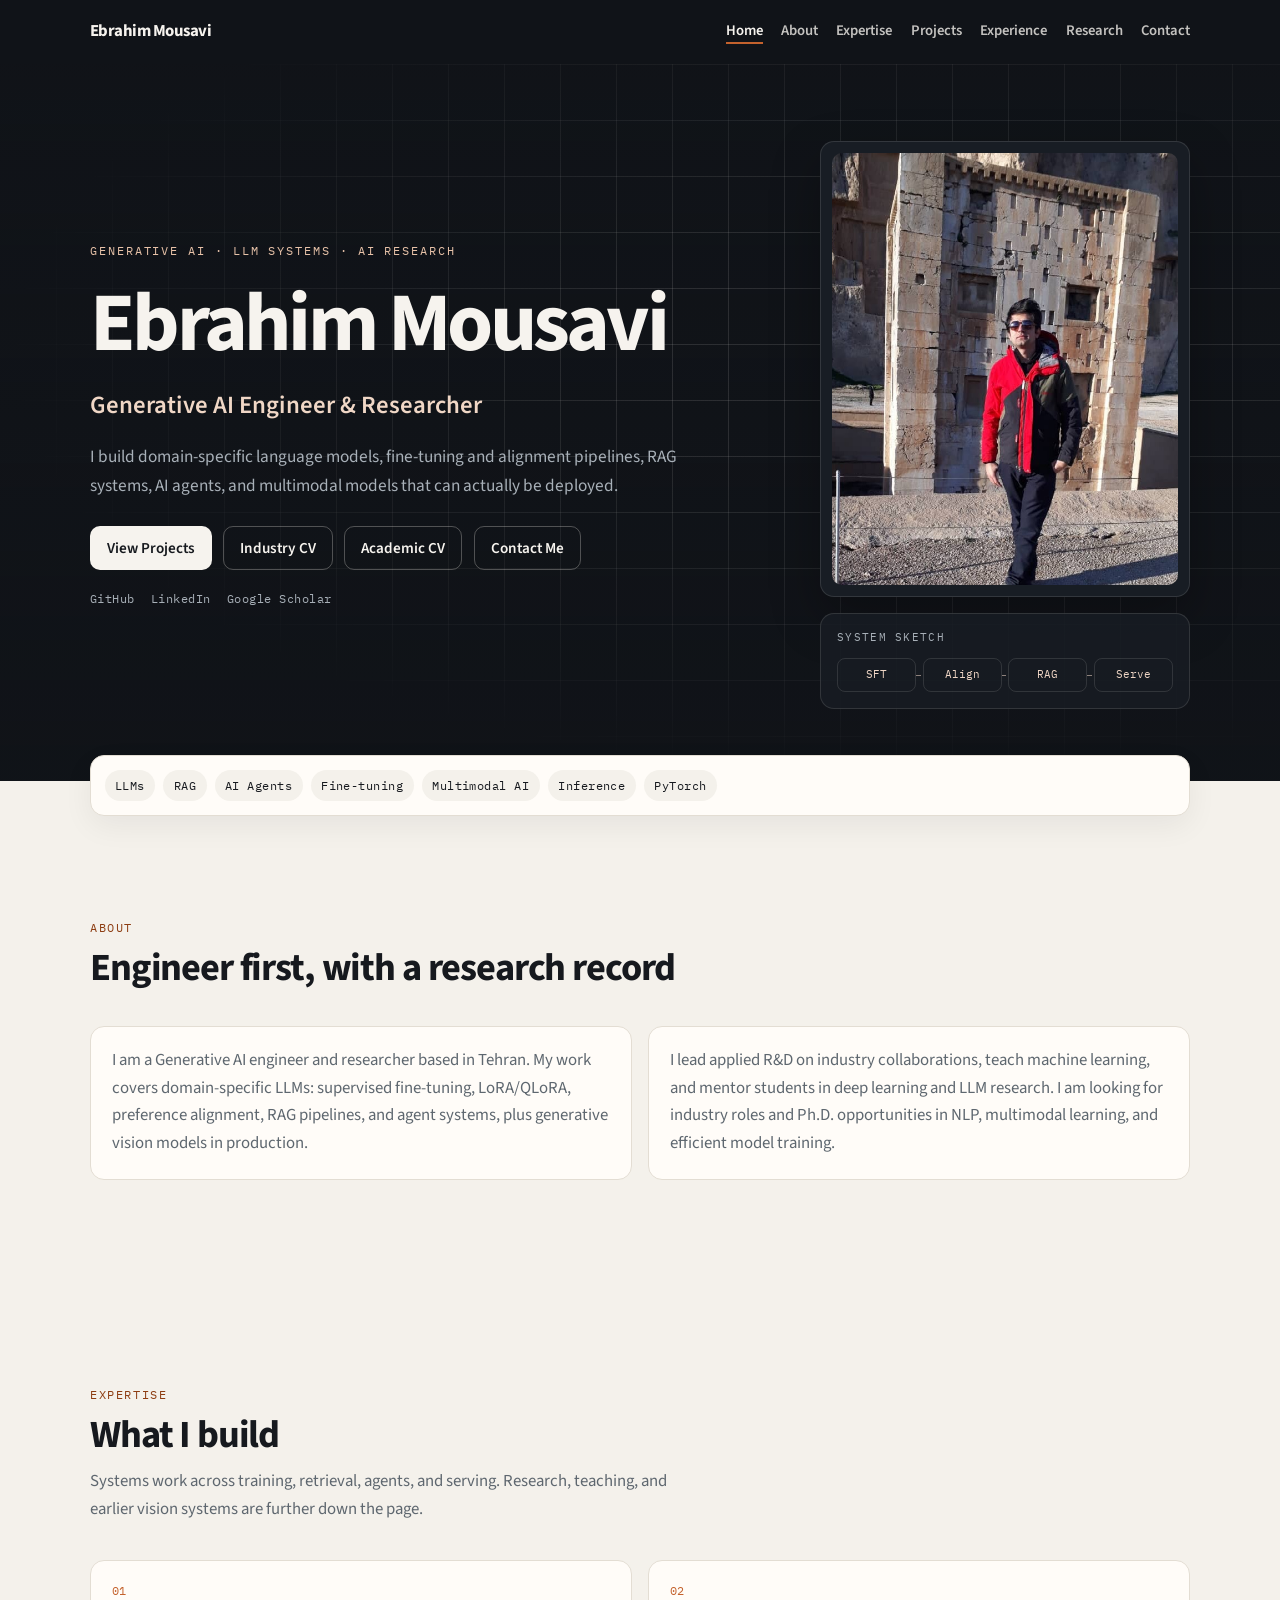
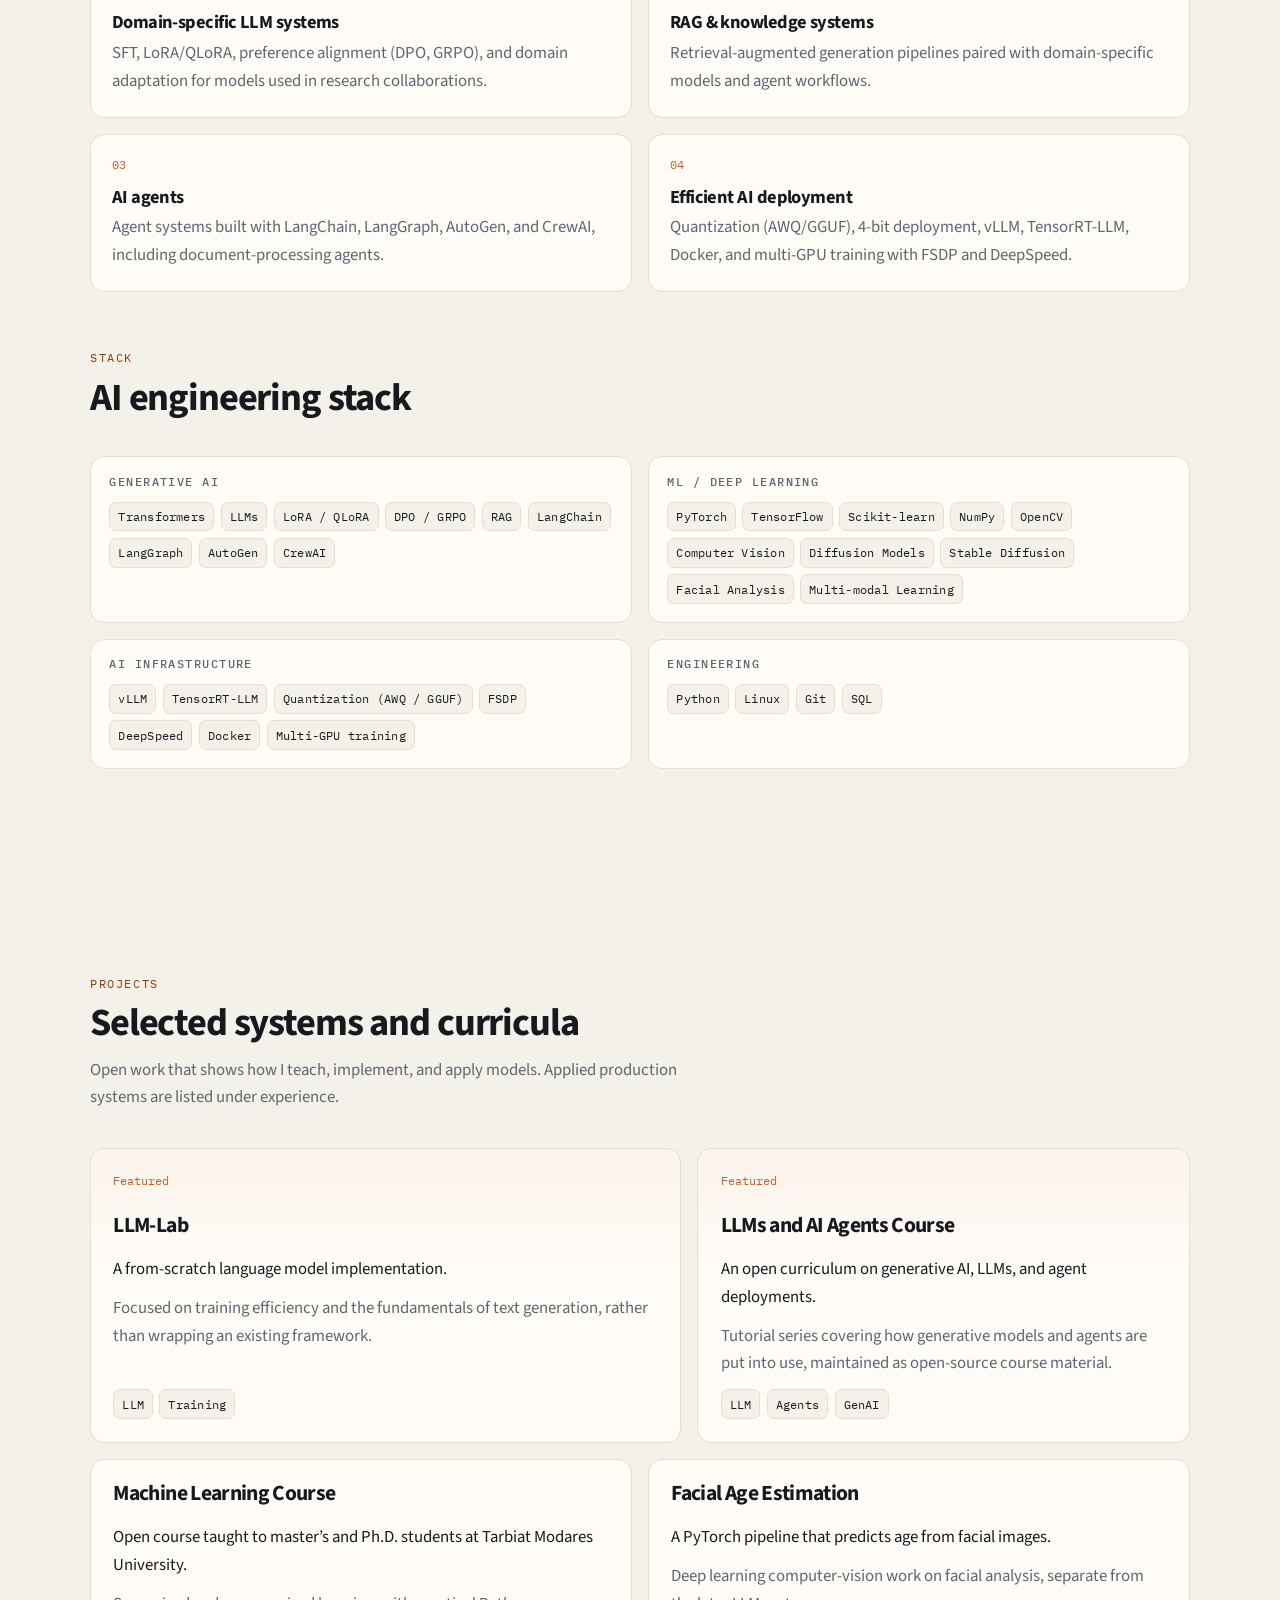
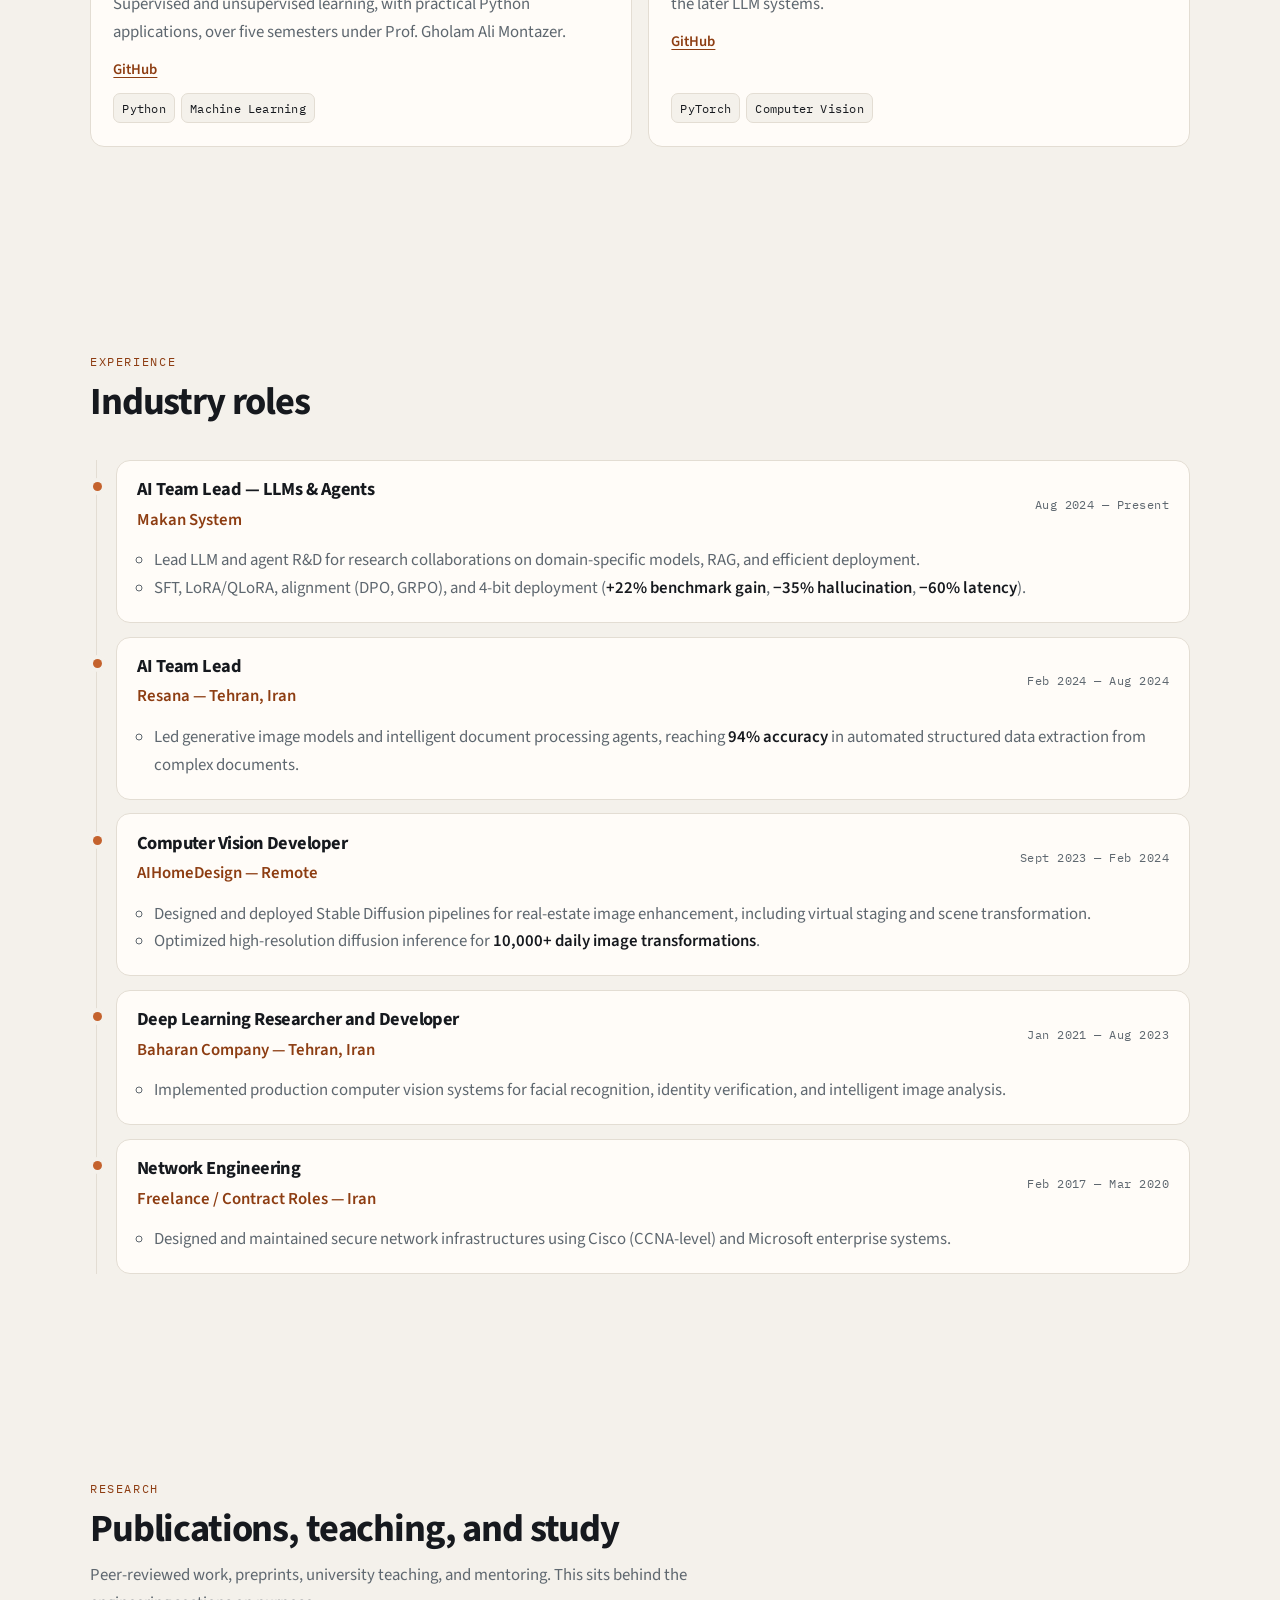
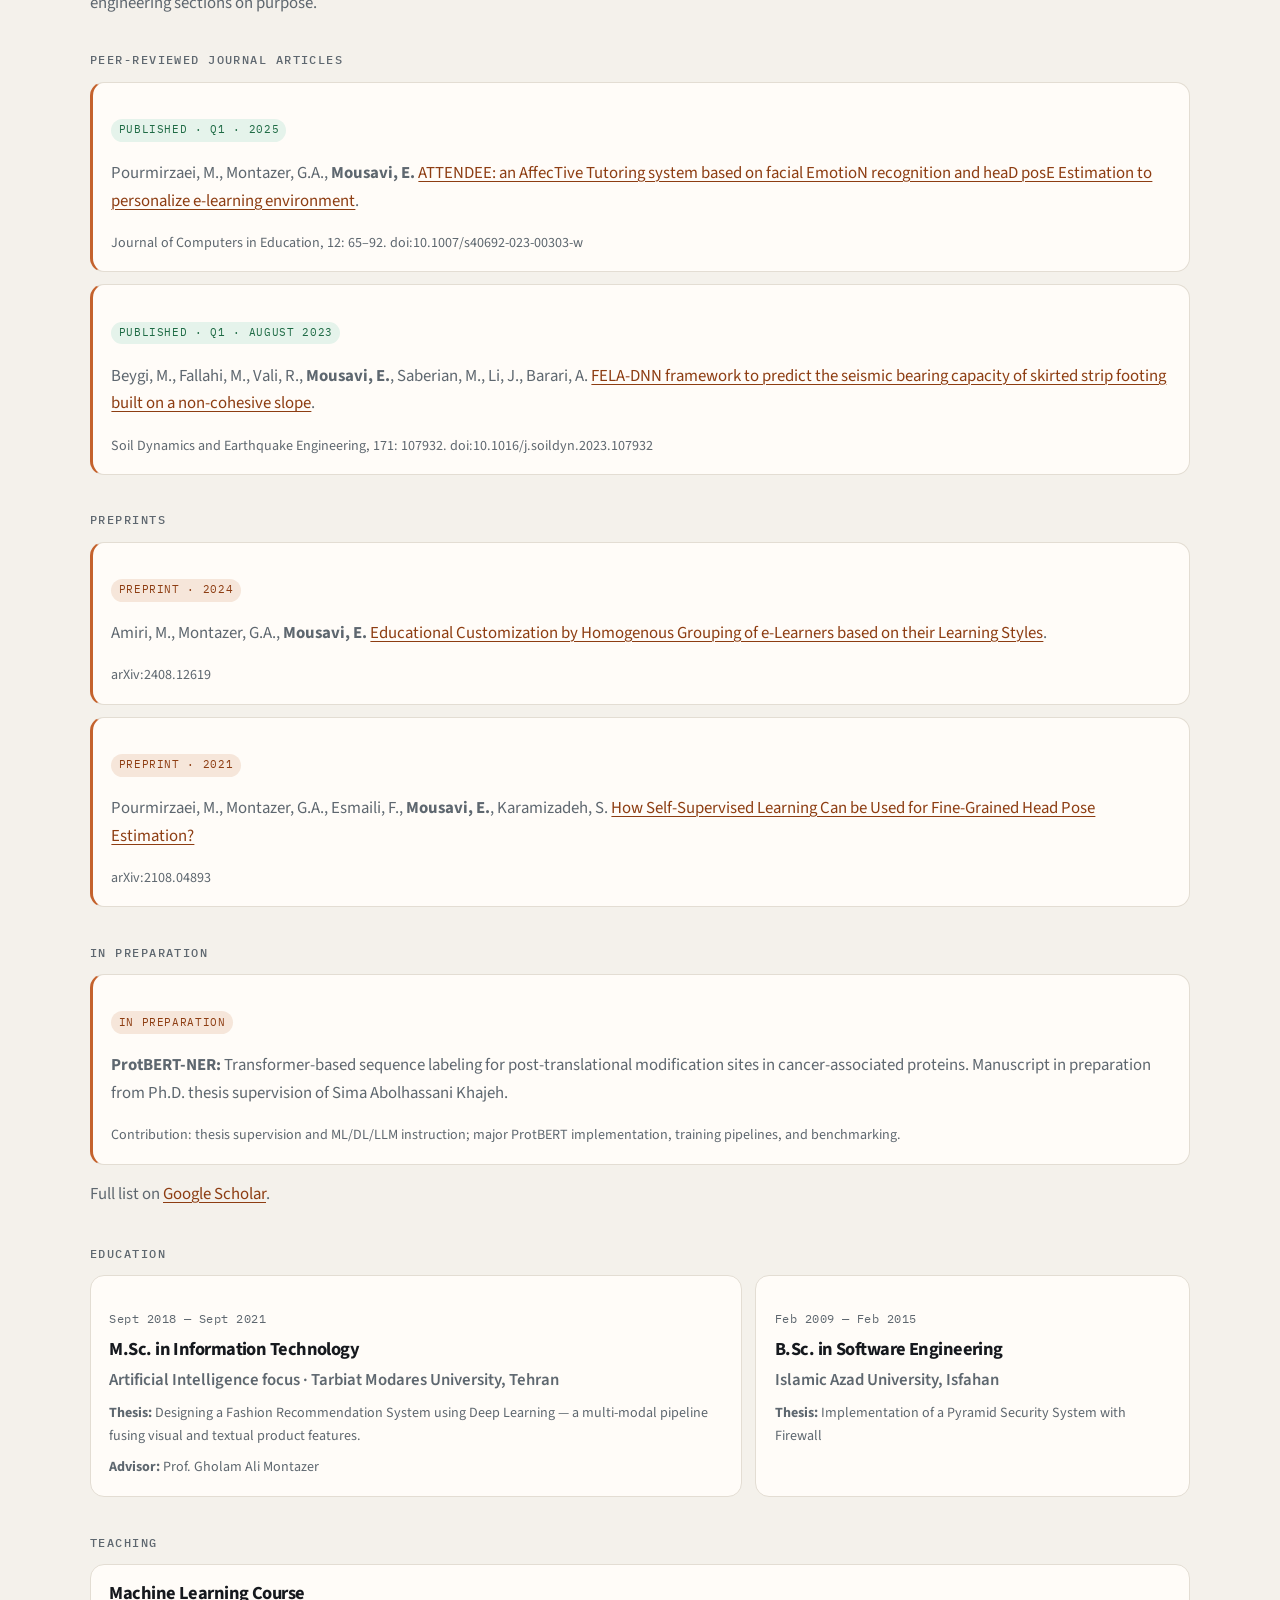
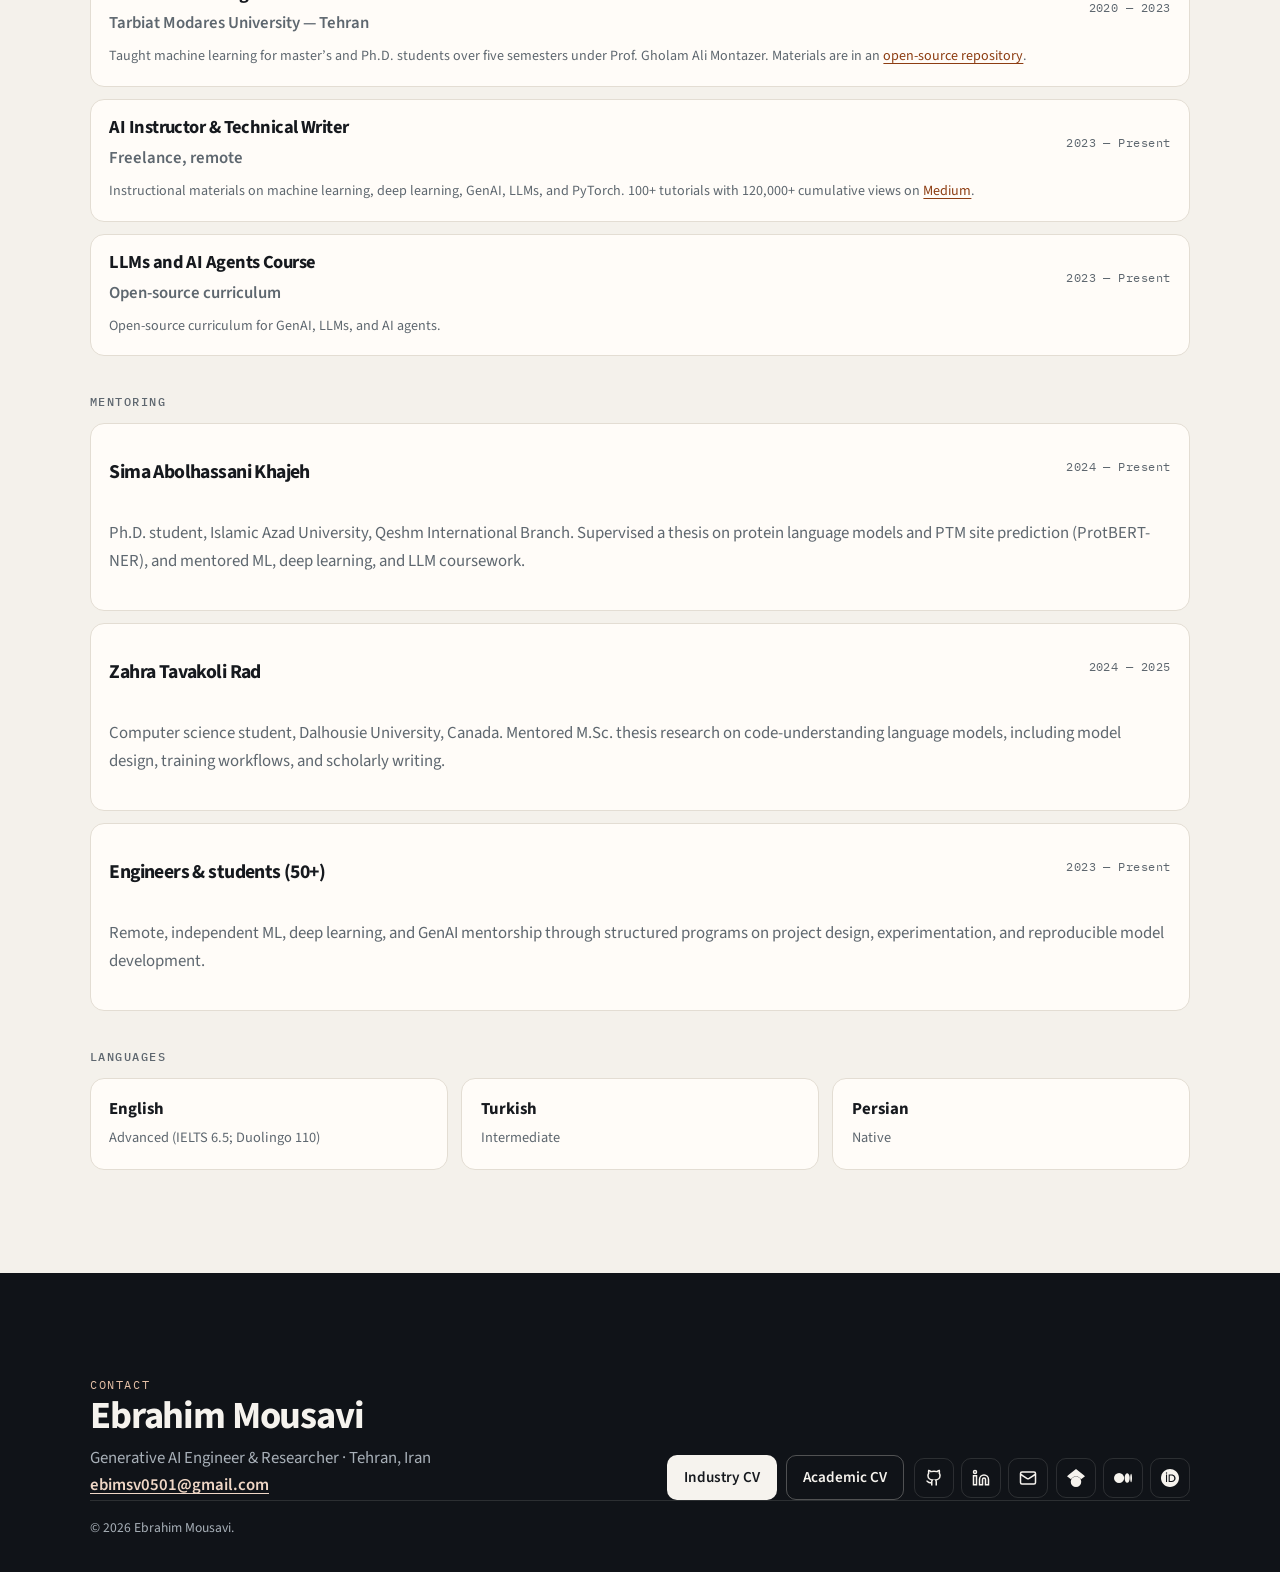
<file: index.html>
<!DOCTYPE html>
<html lang="en">
<head>
    <meta charset="UTF-8">
    <meta name="viewport" content="width=device-width, initial-scale=1.0">
    <title>Ebrahim Mousavi — Generative AI Engineer | LLMs, RAG &amp; AI Agents</title>
    <meta name="description" content="Ebrahim Mousavi is a Generative AI engineer and researcher building domain-specific LLMs, RAG systems, AI agents, and efficient model deployment. Based in Tehran, Iran.">
    <meta name="author" content="Ebrahim Mousavi">
    <link rel="canonical" href="https://ebimsv.github.io/">

    <meta property="og:title" content="Ebrahim Mousavi — Generative AI Engineer | LLMs, RAG &amp; AI Agents">
    <meta property="og:description" content="Domain-specific LLMs, fine-tuning and alignment, RAG, AI agents, multimodal systems, and efficient model deployment.">
    <meta property="og:type" content="website">
    <meta property="og:url" content="https://ebimsv.github.io/">
    <meta property="og:image" content="https://ebimsv.github.io/images/profile.jpg">

    <link rel="icon" href="data:image/svg+xml,%3Csvg xmlns='http://www.w3.org/2000/svg' viewBox='0 0 32 32'%3E%3Crect width='32' height='32' rx='6' fill='%23101318'/%3E%3Ctext x='16' y='22' text-anchor='middle' font-family='sans-serif' font-size='14' font-weight='700' fill='%23f6f3ee'%3EEM%3C/text%3E%3C/svg%3E">
    <link rel="preconnect" href="https://fonts.googleapis.com">
    <link rel="preconnect" href="https://fonts.gstatic.com" crossorigin>
    <link href="https://fonts.googleapis.com/css2?family=IBM+Plex+Mono:wght@400;500&family=Source+Sans+3:wght@400;600;700&display=swap" rel="stylesheet">
    <link rel="stylesheet" href="styles.css">
</head>
<body>
    <a class="skip-link" href="#main">Skip to content</a>

    <header class="site-header">
        <div class="wrap">
            <a class="brand" href="#home">Ebrahim Mousavi</a>
            <button class="menu-btn" type="button" aria-expanded="false" aria-controls="site-nav" aria-label="Open menu">
                <span></span>
            </button>
            <nav id="site-nav" class="nav-links" aria-label="Primary">
                <a href="#home">Home</a>
                <a href="#about">About</a>
                <a href="#expertise">Expertise</a>
                <a href="#projects">Projects</a>
                <a href="#experience">Experience</a>
                <a href="#research">Research</a>
                <a href="#contact">Contact</a>
            </nav>
        </div>
    </header>

    <main id="main">
        <section class="hero" id="home" aria-labelledby="hero-heading">
            <div class="wrap hero-grid">
                <div>
                    <p class="eyebrow">Generative AI · LLM Systems · AI Research</p>
                    <h1 id="hero-heading">Ebrahim Mousavi</h1>
                    <p class="role">Generative AI Engineer &amp; Researcher</p>
                    <p class="lede">I build domain-specific language models, fine-tuning and alignment pipelines, RAG systems, AI agents, and multimodal models that can actually be deployed.</p>
                    <div class="cta-row">
                        <a class="btn btn-primary" href="#projects">View Projects</a>
                        <a class="btn btn-ghost" href="files/Ebrahim_Mousavi_Industry_CV.pdf" download>Industry CV</a>
                        <a class="btn btn-ghost" href="files/Ebrahim_Mousavi_Academic_CV.pdf" download>Academic CV</a>
                        <a class="btn btn-ghost" href="#contact">Contact Me</a>
                    </div>
                    <div class="social-row">
                        <a href="https://github.com/Ebimsv" target="_blank" rel="noopener noreferrer">GitHub</a>
                        <a href="https://www.linkedin.com/in/ebimsv/" target="_blank" rel="noopener noreferrer">LinkedIn</a>
                        <a href="https://scholar.google.com/citations?user=1pfrUbQAAAAJ&amp;hl=en" target="_blank" rel="noopener noreferrer">Google Scholar</a>
                    </div>
                </div>
                <aside class="hero-aside">
                    <div class="portrait-frame">
                        <img src="images/profile.jpg" alt="Portrait of Ebrahim Mousavi" width="640" height="800" fetchpriority="high">
                    </div>
                    <div class="schematic" aria-hidden="true">
                        <p>System sketch</p>
                        <div class="flow">
                            <span>SFT</span>
                            <span>Align</span>
                            <span>RAG</span>
                            <span>Serve</span>
                        </div>
                    </div>
                </aside>
            </div>
        </section>

        <div class="wrap identity" aria-label="Technical focus">
            <ul>
                <li>LLMs</li>
                <li>RAG</li>
                <li>AI Agents</li>
                <li>Fine-tuning</li>
                <li>Multimodal AI</li>
                <li>Inference</li>
                <li>PyTorch</li>
            </ul>
        </div>

        <section class="section" id="about" aria-labelledby="about-heading">
            <div class="wrap">
                <div class="section-head">
                    <p class="kicker">About</p>
                    <h2 id="about-heading">Engineer first, with a research record</h2>
                </div>
                <div class="grid-2">
                    <article class="card">
                        <p>I am a Generative AI engineer and researcher based in Tehran. My work covers domain-specific LLMs: supervised fine-tuning, LoRA/QLoRA, preference alignment, RAG pipelines, and agent systems, plus generative vision models in production.</p>
                    </article>
                    <article class="card">
                        <p>I lead applied R&amp;D on industry collaborations, teach machine learning, and mentor students in deep learning and LLM research. I am looking for industry roles and Ph.D. opportunities in NLP, multimodal learning, and efficient model training.</p>
                    </article>
                </div>
            </div>
        </section>

        <section class="section" id="expertise" aria-labelledby="expertise-heading">
            <div class="wrap">
                <div class="section-head">
                    <p class="kicker">Expertise</p>
                    <h2 id="expertise-heading">What I build</h2>
                    <p>Systems work across training, retrieval, agents, and serving. Research, teaching, and earlier vision systems are further down the page.</p>
                </div>
                <div class="grid-4">
                    <article class="card">
                        <span class="index">01</span>
                        <h3>Domain-specific LLM systems</h3>
                        <p>SFT, LoRA/QLoRA, preference alignment (DPO, GRPO), and domain adaptation for models used in research collaborations.</p>
                    </article>
                    <article class="card">
                        <span class="index">02</span>
                        <h3>RAG &amp; knowledge systems</h3>
                        <p>Retrieval-augmented generation pipelines paired with domain-specific models and agent workflows.</p>
                    </article>
                    <article class="card">
                        <span class="index">03</span>
                        <h3>AI agents</h3>
                        <p>Agent systems built with LangChain, LangGraph, AutoGen, and CrewAI, including document-processing agents.</p>
                    </article>
                    <article class="card">
                        <span class="index">04</span>
                        <h3>Efficient AI deployment</h3>
                        <p>Quantization (AWQ/GGUF), 4-bit deployment, vLLM, TensorRT-LLM, Docker, and multi-GPU training with FSDP and DeepSpeed.</p>
                    </article>
                </div>

                <div class="section-head spaced">
                    <p class="kicker">Stack</p>
                    <h2>AI engineering stack</h2>
                </div>
                <div class="stack-grid">
                    <article class="stack-card">
                        <h3>Generative AI</h3>
                        <div class="chips">
                            <span class="chip">Transformers</span>
                            <span class="chip">LLMs</span>
                            <span class="chip">LoRA / QLoRA</span>
                            <span class="chip">DPO / GRPO</span>
                            <span class="chip">RAG</span>
                            <span class="chip">LangChain</span>
                            <span class="chip">LangGraph</span>
                            <span class="chip">AutoGen</span>
                            <span class="chip">CrewAI</span>
                        </div>
                    </article>
                    <article class="stack-card">
                        <h3>ML / Deep Learning</h3>
                        <div class="chips">
                            <span class="chip">PyTorch</span>
                            <span class="chip">TensorFlow</span>
                            <span class="chip">Scikit-learn</span>
                            <span class="chip">NumPy</span>
                            <span class="chip">OpenCV</span>
                            <span class="chip">Computer Vision</span>
                            <span class="chip">Diffusion Models</span>
                            <span class="chip">Stable Diffusion</span>
                            <span class="chip">Facial Analysis</span>
                            <span class="chip">Multi-modal Learning</span>
                        </div>
                    </article>
                    <article class="stack-card">
                        <h3>AI Infrastructure</h3>
                        <div class="chips">
                            <span class="chip">vLLM</span>
                            <span class="chip">TensorRT-LLM</span>
                            <span class="chip">Quantization (AWQ / GGUF)</span>
                            <span class="chip">FSDP</span>
                            <span class="chip">DeepSpeed</span>
                            <span class="chip">Docker</span>
                            <span class="chip">Multi-GPU training</span>
                        </div>
                    </article>
                    <article class="stack-card">
                        <h3>Engineering</h3>
                        <div class="chips">
                            <span class="chip">Python</span>
                            <span class="chip">Linux</span>
                            <span class="chip">Git</span>
                            <span class="chip">SQL</span>
                        </div>
                    </article>
                </div>
            </div>
        </section>

        <section class="section" id="projects" aria-labelledby="projects-heading">
            <div class="wrap">
                <div class="section-head">
                    <p class="kicker">Projects</p>
                    <h2 id="projects-heading">Selected systems and curricula</h2>
                    <p>Open work that shows how I teach, implement, and apply models. Applied production systems are listed under experience.</p>
                </div>

                <div class="project-list">
                    <div class="featured-row">
                        <article class="project featured">
                            <span class="index">Featured</span>
                            <h3>LLM-Lab</h3>
                            <p class="summary">A from-scratch language model implementation.</p>
                            <p class="detail">Focused on training efficiency and the fundamentals of text generation, rather than wrapping an existing framework.</p>
                            <div class="tags">
                                <span class="tag">LLM</span>
                                <span class="tag">Training</span>
                            </div>
                            <!-- TODO: Add public repository URL when available -->
                        </article>
                        <article class="project featured">
                            <span class="index">Featured</span>
                            <h3>LLMs and AI Agents Course</h3>
                            <p class="summary">An open curriculum on generative AI, LLMs, and agent deployments.</p>
                            <p class="detail">Tutorial series covering how generative models and agents are put into use, maintained as open-source course material.</p>
                            <div class="tags">
                                <span class="tag">LLM</span>
                                <span class="tag">Agents</span>
                                <span class="tag">GenAI</span>
                            </div>
                            <!-- TODO: Add public repository URL when available -->
                        </article>
                    </div>
                    <div class="minor-row">
                        <article class="project">
                            <h3><a href="https://github.com/Ebimsv/Machine_Learning_Course" target="_blank" rel="noopener noreferrer">Machine Learning Course</a></h3>
                            <p class="summary">Open course taught to master’s and Ph.D. students at Tarbiat Modares University.</p>
                            <p class="detail">Supervised and unsupervised learning, with practical Python applications, over five semesters under Prof. Gholam Ali Montazer.</p>
                            <div class="project-links">
                                <a href="https://github.com/Ebimsv/Machine_Learning_Course" target="_blank" rel="noopener noreferrer">GitHub</a>
                            </div>
                            <div class="tags">
                                <span class="tag">Python</span>
                                <span class="tag">Machine Learning</span>
                            </div>
                        </article>
                        <article class="project">
                            <h3><a href="https://github.com/Ebimsv/Facial_Age_estimation_PyTorch" target="_blank" rel="noopener noreferrer">Facial Age Estimation</a></h3>
                            <p class="summary">A PyTorch pipeline that predicts age from facial images.</p>
                            <p class="detail">Deep learning computer-vision work on facial analysis, separate from the later LLM systems.</p>
                            <div class="project-links">
                                <a href="https://github.com/Ebimsv/Facial_Age_estimation_PyTorch" target="_blank" rel="noopener noreferrer">GitHub</a>
                            </div>
                            <div class="tags">
                                <span class="tag">PyTorch</span>
                                <span class="tag">Computer Vision</span>
                            </div>
                        </article>
                    </div>
                </div>
            </div>
        </section>

        <section class="section" id="experience" aria-labelledby="experience-heading">
            <div class="wrap">
                <div class="section-head">
                    <p class="kicker">Experience</p>
                    <h2 id="experience-heading">Industry roles</h2>
                </div>
                <ol class="timeline">
                    <li>
                        <article class="role-card">
                            <div class="role-top">
                                <div>
                                    <h3>AI Team Lead — LLMs &amp; Agents</h3>
                                    <p class="company">Makan System</p>
                                </div>
                                <p class="period">Aug 2024 — Present</p>
                            </div>
                            <ul>
                                <li>Lead LLM and agent R&amp;D for research collaborations on domain-specific models, RAG, and efficient deployment.</li>
                                <li>SFT, LoRA/QLoRA, alignment (DPO, GRPO), and 4-bit deployment (<span class="metric">+22% benchmark gain</span>, <span class="metric">−35% hallucination</span>, <span class="metric">−60% latency</span>).</li>
                            </ul>
                        </article>
                    </li>
                    <li>
                        <article class="role-card">
                            <div class="role-top">
                                <div>
                                    <h3>AI Team Lead</h3>
                                    <p class="company">Resana — Tehran, Iran</p>
                                </div>
                                <p class="period">Feb 2024 — Aug 2024</p>
                            </div>
                            <ul>
                                <li>Led generative image models and intelligent document processing agents, reaching <span class="metric">94% accuracy</span> in automated structured data extraction from complex documents.</li>
                            </ul>
                        </article>
                    </li>
                    <li>
                        <article class="role-card">
                            <div class="role-top">
                                <div>
                                    <h3>Computer Vision Developer</h3>
                                    <p class="company">AIHomeDesign — Remote</p>
                                </div>
                                <p class="period">Sept 2023 — Feb 2024</p>
                            </div>
                            <ul>
                                <li>Designed and deployed Stable Diffusion pipelines for real-estate image enhancement, including virtual staging and scene transformation.</li>
                                <li>Optimized high-resolution diffusion inference for <span class="metric">10,000+ daily image transformations</span>.</li>
                            </ul>
                        </article>
                    </li>
                    <li>
                        <article class="role-card">
                            <div class="role-top">
                                <div>
                                    <h3>Deep Learning Researcher and Developer</h3>
                                    <p class="company">Baharan Company — Tehran, Iran</p>
                                </div>
                                <p class="period">Jan 2021 — Aug 2023</p>
                            </div>
                            <ul>
                                <li>Implemented production computer vision systems for facial recognition, identity verification, and intelligent image analysis.</li>
                            </ul>
                        </article>
                    </li>
                    <li>
                        <article class="role-card">
                            <div class="role-top">
                                <div>
                                    <h3>Network Engineering</h3>
                                    <p class="company">Freelance / Contract Roles — Iran</p>
                                </div>
                                <p class="period">Feb 2017 — Mar 2020</p>
                            </div>
                            <ul>
                                <li>Designed and maintained secure network infrastructures using Cisco (CCNA-level) and Microsoft enterprise systems.</li>
                            </ul>
                        </article>
                    </li>
                </ol>
            </div>
        </section>

        <section class="section" id="research" aria-labelledby="research-heading">
            <div class="wrap">
                <div class="section-head">
                    <p class="kicker">Research</p>
                    <h2 id="research-heading">Publications, teaching, and study</h2>
                    <p>Peer-reviewed work, preprints, university teaching, and mentoring. This sits behind the engineering sections on purpose.</p>
                </div>

                <div class="research-block">
                    <h3>Peer-reviewed journal articles</h3>
                    <div class="pub-list">
                        <article class="pub">
                            <p><span class="badge">Published · Q1 · 2025</span></p>
                            <p>Pourmirzaei, M., Montazer, G.A., <strong>Mousavi, E.</strong>
                                <a href="https://link.springer.com/article/10.1007/s40692-023-00303-w" target="_blank" rel="noopener noreferrer">ATTENDEE: an AffecTive Tutoring system based on facial EmotioN recognition and heaD posE Estimation to personalize e-learning environment</a>.
                            </p>
                            <p class="meta">Journal of Computers in Education, 12: 65–92. doi:10.1007/s40692-023-00303-w</p>
                        </article>
                        <article class="pub">
                            <p><span class="badge">Published · Q1 · August 2023</span></p>
                            <p>Beygi, M., Fallahi, M., Vali, R., <strong>Mousavi, E.</strong>, Saberian, M., Li, J., Barari, A.
                                <a href="https://www.sciencedirect.com/science/article/abs/pii/S026772612300177X" target="_blank" rel="noopener noreferrer">FELA-DNN framework to predict the seismic bearing capacity of skirted strip footing built on a non-cohesive slope</a>.
                            </p>
                            <p class="meta">Soil Dynamics and Earthquake Engineering, 171: 107932. doi:10.1016/j.soildyn.2023.107932</p>
                        </article>
                    </div>
                </div>

                <div class="research-block">
                    <h3>Preprints</h3>
                    <div class="pub-list">
                        <article class="pub">
                            <p><span class="badge alt">Preprint · 2024</span></p>
                            <p>Amiri, M., Montazer, G.A., <strong>Mousavi, E.</strong>
                                <a href="https://arxiv.org/abs/2408.12619" target="_blank" rel="noopener noreferrer">Educational Customization by Homogenous Grouping of e-Learners based on their Learning Styles</a>.
                            </p>
                            <p class="meta">arXiv:2408.12619</p>
                        </article>
                        <article class="pub">
                            <p><span class="badge alt">Preprint · 2021</span></p>
                            <p>Pourmirzaei, M., Montazer, G.A., Esmaili, F., <strong>Mousavi, E.</strong>, Karamizadeh, S.
                                <a href="https://arxiv.org/abs/2108.04893" target="_blank" rel="noopener noreferrer">How Self-Supervised Learning Can be Used for Fine-Grained Head Pose Estimation?</a>
                            </p>
                            <p class="meta">arXiv:2108.04893</p>
                        </article>
                    </div>
                </div>

                <div class="research-block">
                    <h3>In preparation</h3>
                    <article class="pub">
                        <p><span class="badge alt">In preparation</span></p>
                        <p><strong>ProtBERT-NER:</strong> Transformer-based sequence labeling for post-translational modification sites in cancer-associated proteins. Manuscript in preparation from Ph.D. thesis supervision of Sima Abolhassani Khajeh.</p>
                        <p class="meta">Contribution: thesis supervision and ML/DL/LLM instruction; major ProtBERT implementation, training pipelines, and benchmarking.</p>
                    </article>
                    <p class="note">Full list on <a href="https://scholar.google.com/citations?user=1pfrUbQAAAAJ&amp;hl=en" target="_blank" rel="noopener noreferrer">Google Scholar</a>.</p>
                </div>

                <div class="research-block">
                    <h3>Education</h3>
                    <div class="edu-grid">
                        <article class="edu-card">
                            <p class="period">Sept 2018 — Sept 2021</p>
                            <h3>M.Sc. in Information Technology</h3>
                            <p class="company">Artificial Intelligence focus · Tarbiat Modares University, Tehran</p>
                            <p class="meta"><strong>Thesis:</strong> Designing a Fashion Recommendation System using Deep Learning — a multi-modal pipeline fusing visual and textual product features.</p>
                            <p class="meta"><strong>Advisor:</strong> Prof. Gholam Ali Montazer</p>
                        </article>
                        <article class="edu-card">
                            <p class="period">Feb 2009 — Feb 2015</p>
                            <h3>B.Sc. in Software Engineering</h3>
                            <p class="company">Islamic Azad University, Isfahan</p>
                            <p class="meta"><strong>Thesis:</strong> Implementation of a Pyramid Security System with Firewall</p>
                        </article>
                    </div>
                </div>

                <div class="research-block">
                    <h3>Teaching</h3>
                    <div class="stack">
                        <article class="edu-card">
                            <div class="role-top">
                                <div>
                                    <h3>Machine Learning Course</h3>
                                    <p class="company">Tarbiat Modares University — Tehran</p>
                                </div>
                                <p class="period">2020 — 2023</p>
                            </div>
                            <p class="meta">Taught machine learning for master’s and Ph.D. students over five semesters under Prof. Gholam Ali Montazer. Materials are in an <a href="https://github.com/Ebimsv/Machine_Learning_Course" target="_blank" rel="noopener noreferrer">open-source repository</a>.</p>
                        </article>
                        <article class="edu-card">
                            <div class="role-top">
                                <div>
                                    <h3>AI Instructor &amp; Technical Writer</h3>
                                    <p class="company">Freelance, remote</p>
                                </div>
                                <p class="period">2023 — Present</p>
                            </div>
                            <p class="meta">Instructional materials on machine learning, deep learning, GenAI, LLMs, and PyTorch. 100+ tutorials with 120,000+ cumulative views on <a href="https://medium.com/@ebimsv" target="_blank" rel="noopener noreferrer">Medium</a>.</p>
                        </article>
                        <article class="edu-card">
                            <div class="role-top">
                                <div>
                                    <h3>LLMs and AI Agents Course</h3>
                                    <p class="company">Open-source curriculum</p>
                                </div>
                                <p class="period">2023 — Present</p>
                            </div>
                            <p class="meta">Open-source curriculum for GenAI, LLMs, and AI agents.</p>
                        </article>
                    </div>
                </div>

                <div class="research-block">
                    <h3>Mentoring</h3>
                    <div class="stack">
                        <article class="mentor-card">
                            <div class="role-top">
                                <h3>Sima Abolhassani Khajeh</h3>
                                <p class="period">2024 — Present</p>
                            </div>
                            <p>Ph.D. student, Islamic Azad University, Qeshm International Branch. Supervised a thesis on protein language models and PTM site prediction (ProtBERT-NER), and mentored ML, deep learning, and LLM coursework.</p>
                        </article>
                        <article class="mentor-card">
                            <div class="role-top">
                                <h3>Zahra Tavakoli Rad</h3>
                                <p class="period">2024 — 2025</p>
                            </div>
                            <p>Computer science student, Dalhousie University, Canada. Mentored M.Sc. thesis research on code-understanding language models, including model design, training workflows, and scholarly writing.</p>
                        </article>
                        <article class="mentor-card">
                            <div class="role-top">
                                <h3>Engineers &amp; students (50+)</h3>
                                <p class="period">2023 — Present</p>
                            </div>
                            <p>Remote, independent ML, deep learning, and GenAI mentorship through structured programs on project design, experimentation, and reproducible model development.</p>
                        </article>
                    </div>
                </div>

                <div class="research-block">
                    <h3>Languages</h3>
                    <div class="lang-row">
                        <article class="lang-card">
                            <strong>English</strong>
                            <span>Advanced (IELTS 6.5; Duolingo 110)</span>
                        </article>
                        <article class="lang-card">
                            <strong>Turkish</strong>
                            <span>Intermediate</span>
                        </article>
                        <article class="lang-card">
                            <strong>Persian</strong>
                            <span>Native</span>
                        </article>
                    </div>
                </div>
            </div>
        </section>
    </main>

    <footer class="contact" id="contact" aria-labelledby="contact-heading">
        <div class="wrap">
            <div class="contact-grid">
                <div>
                    <p class="kicker">Contact</p>
                    <h2 id="contact-heading">Ebrahim Mousavi</h2>
                    <p>Generative AI Engineer &amp; Researcher · Tehran, Iran</p>
                    <p><a class="mail" href="mailto:ebimsv0501@gmail.com">ebimsv0501@gmail.com</a></p>
                </div>
                <div class="contact-actions">
                    <a class="btn btn-primary" href="files/Ebrahim_Mousavi_Industry_CV.pdf" download>Industry CV</a>
                    <a class="btn btn-ghost" href="files/Ebrahim_Mousavi_Academic_CV.pdf" download>Academic CV</a>
                    <div class="icon-links">
                        <a href="https://github.com/Ebimsv" target="_blank" rel="noopener noreferrer" aria-label="GitHub"><svg viewBox="0 0 24 24" width="18" height="18" aria-hidden="true" fill="none" stroke="currentColor" stroke-width="2"><path d="M15 22v-4a4.8 4.8 0 0 0-1-3.5c3 0 6-2 6-5.5.08-1.25-.27-2.48-1-3.5.28-1.15.28-2.35 0-3.5 0 0-1 0-3 1.5-2.64-.5-5.36-.5-8 0C6 2 5 2 5 2c-.3 1.15-.3 2.35 0 3.5A5.4 5.4 0 0 0 4 9c0 3.5 3 5.5 6 5.5-.39.49-.68 1.05-.85 1.65-.17.6-.22 1.23-.15 1.85v4"/><path d="M9 18c-4.51 2-5-2-7-2"/></svg></a>
                        <a href="https://www.linkedin.com/in/ebimsv/" target="_blank" rel="noopener noreferrer" aria-label="LinkedIn"><svg viewBox="0 0 24 24" width="18" height="18" aria-hidden="true" fill="none" stroke="currentColor" stroke-width="2"><path d="M16 8a6 6 0 0 1 6 6v7h-4v-7a2 2 0 0 0-2-2 2 2 0 0 0-2 2v7h-4v-7a6 6 0 0 1 6-6z"/><rect width="4" height="12" x="2" y="9"/><circle cx="4" cy="4" r="2"/></svg></a>
                        <a href="mailto:ebimsv0501@gmail.com" aria-label="Email"><svg viewBox="0 0 24 24" width="18" height="18" aria-hidden="true" fill="none" stroke="currentColor" stroke-width="2"><rect width="20" height="16" x="2" y="4" rx="2"/><path d="m22 7-8.97 5.7a1.94 1.94 0 0 1-2.06 0L2 7"/></svg></a>
                        <a href="https://scholar.google.com/citations?user=1pfrUbQAAAAJ&amp;hl=en" target="_blank" rel="noopener noreferrer" aria-label="Google Scholar"><svg viewBox="0 0 24 24" width="18" height="18" aria-hidden="true" fill="currentColor"><path d="M5.242 13.769 0 9.5 12 0l12 9.5-5.242 4.269C17.548 11.249 14.978 9.5 12 9.5c-2.977 0-5.548 1.748-6.758 4.269zM12 10a7 7 0 1 0 0 14 7 7 0 0 0 0-14z"/></svg></a>
                        <a href="https://medium.com/@ebimsv" target="_blank" rel="noopener noreferrer" aria-label="Medium"><svg viewBox="0 0 24 24" width="18" height="18" aria-hidden="true" fill="currentColor"><path d="M13.54 12a6.8 6.8 0 0 1-6.77 6.82A6.8 6.8 0 0 1 0 12a6.8 6.8 0 0 1 6.77-6.82A6.8 6.8 0 0 1 13.54 12zM20.96 12c0 3.54-1.51 6.41-3.38 6.41-1.87 0-3.39-2.87-3.39-6.41s1.52-6.41 3.39-6.41 3.38 2.87 3.38 6.41M24 12c0 3.17-.53 5.75-1.19 5.75-.66 0-1.19-2.58-1.19-5.75s.53-5.75 1.19-5.75C23.47 6.25 24 8.83 24 12z"/></svg></a>
                        <a href="https://orcid.org/0000-0001-9320-3170" target="_blank" rel="noopener noreferrer" aria-label="ORCID"><svg viewBox="0 0 24 24" width="18" height="18" aria-hidden="true" fill="currentColor"><path d="M12 0C5.372 0 0 5.372 0 12s5.372 12 12 12 12-5.372 12-12S18.628 0 12 0zM7.369 4.378c.525 0 .947.431.947.947s-.422.947-.947.947a.95.95 0 0 1-.947-.947c0-.525.422-.947.947-.947zM6.647 7.416h1.444v10.041H6.647V7.416zm3.562 0h3.9c3.712 0 5.344 2.653 5.344 5.025 0 2.578-2.016 5.016-5.325 5.016h-3.919V7.416zm1.444 1.303v7.444h2.297c2.359 0 3.688-1.381 3.688-3.722 0-2.297-1.281-3.722-3.688-3.722h-2.297z"/></svg></a>
                    </div>
                </div>
            </div>
            <p class="legal">&copy; 2026 Ebrahim Mousavi.</p>
        </div>
    </footer>

    <script src="script.js"></script>
</body>
</html>
</file>
<file: styles.css>
/* =========================================================
   Ebrahim Mousavi — Generative AI portfolio
   Static CSS for GitHub Pages. No framework.
   ========================================================= */

:root {
    --bg: #f4f1eb;
    --bg-elevated: #fffcf8;
    --ink: #16191e;
    --muted: #5e676f;
    --line: #e3ddd3;
    --hero: #101318;
    --hero-panel: #181d24;
    --hero-text: #f6f3ee;
    --hero-muted: #a8b0b8;
    --hero-line: rgba(246, 243, 238, 0.12);
    --accent: #c4622d;
    --accent-ink: #8d3d12;
    --accent-soft: #f6e6da;
    --ok: #1f6b45;
    --ok-soft: #e5f3eb;
    --shadow: 0 10px 30px rgba(22, 25, 30, 0.06);
    --radius: 14px;
    --width: 1100px;
    --header: 64px;
    --font: "Source Sans 3", "Segoe UI", sans-serif;
    --mono: "IBM Plex Mono", ui-monospace, monospace;
    --space: clamp(4.5rem, 8vw, 7rem);
}

*,
*::before,
*::after {
    box-sizing: border-box;
}

html {
    scroll-behavior: smooth;
}

body {
    margin: 0;
    font-family: var(--font);
    font-size: 1.05rem;
    line-height: 1.65;
    color: var(--ink);
    background: var(--bg);
}

img {
    max-width: 100%;
    height: auto;
    display: block;
}

a {
    color: var(--accent-ink);
    text-decoration-thickness: 1px;
    text-underline-offset: 0.18em;
}

a:hover {
    color: var(--ink);
}

:focus-visible {
    outline: 2px solid var(--accent);
    outline-offset: 3px;
}

.skip-link {
    position: absolute;
    left: 1rem;
    top: -4rem;
    z-index: 100;
    background: var(--hero-text);
    color: var(--ink);
    padding: 0.5rem 0.8rem;
    border-radius: 8px;
}

.skip-link:focus {
    top: 0.75rem;
}

.wrap {
    width: min(var(--width), calc(100% - 2.5rem));
    margin-inline: auto;
}

.kicker {
    margin: 0 0 0.55rem;
    font-family: var(--mono);
    font-size: 0.72rem;
    letter-spacing: 0.14em;
    text-transform: uppercase;
    color: var(--accent-ink);
}

h1, h2, h3, h4 {
    font-weight: 700;
    letter-spacing: -0.03em;
    line-height: 1.15;
}

h2 {
    margin: 0;
    font-size: clamp(1.8rem, 3vw, 2.45rem);
}

.section {
    padding: var(--space) 0;
}

.section-head {
    max-width: 38rem;
    margin-bottom: 2.25rem;
}

.section-head p:last-child {
    margin: 0.7rem 0 0;
    color: var(--muted);
}

.section-head.spaced {
    margin-top: 3.5rem;
}

/* ---------- Header ---------- */

.site-header {
    position: sticky;
    top: 0;
    z-index: 40;
    height: var(--header);
    display: flex;
    align-items: center;
    color: var(--hero-text);
    background: var(--hero);
    border-bottom: 1px solid transparent;
}

.site-header.is-solid {
    color: var(--ink);
    background: rgba(244, 241, 235, 0.92);
    border-bottom-color: var(--line);
}

.site-header .wrap {
    display: flex;
    align-items: center;
    justify-content: space-between;
    gap: 1rem;
}

.brand {
    color: inherit;
    text-decoration: none;
    font-weight: 700;
    letter-spacing: -0.03em;
}

.nav-links {
    display: flex;
    align-items: center;
    gap: 1.15rem;
}

.nav-links a {
    color: inherit;
    text-decoration: none;
    font-size: 0.92rem;
    font-weight: 600;
    opacity: 0.78;
}

.nav-links a:hover,
.nav-links a.is-active {
    opacity: 1;
}

.nav-links a.is-active {
    box-shadow: inset 0 -2px 0 var(--accent);
}

.menu-btn {
    display: none;
    width: 42px;
    height: 42px;
    border: 1px solid var(--hero-line);
    border-radius: 10px;
    background: transparent;
    color: inherit;
    cursor: pointer;
}

.site-header.is-solid .menu-btn {
    border-color: var(--line);
}

.menu-btn span,
.menu-btn span::before,
.menu-btn span::after {
    display: block;
    width: 16px;
    height: 1.5px;
    margin-inline: auto;
    background: currentColor;
    position: relative;
}

.menu-btn span::before,
.menu-btn span::after {
    content: "";
    position: absolute;
    left: 0;
}

.menu-btn span::before { top: -5px; }
.menu-btn span::after { top: 5px; }

/* ---------- Hero ---------- */

.hero {
    position: relative;
    background:
        linear-gradient(180deg, rgba(16, 19, 24, 0.2), rgba(16, 19, 24, 0.55)),
        var(--hero);
    color: var(--hero-text);
    overflow: hidden;
    padding: clamp(2.5rem, 6vw, 5rem) 0 4.5rem;
}

.hero::before {
    content: "";
    position: absolute;
    inset: 0;
    background-image:
        linear-gradient(var(--hero-line) 1px, transparent 1px),
        linear-gradient(90deg, var(--hero-line) 1px, transparent 1px);
    background-size: 56px 56px;
    mask-image: radial-gradient(ellipse at 70% 40%, #000 20%, transparent 72%);
    pointer-events: none;
}

.hero-grid {
    position: relative;
    display: grid;
    grid-template-columns: minmax(0, 1.35fr) minmax(260px, 0.75fr);
    gap: clamp(2rem, 5vw, 4.5rem);
    align-items: center;
}

.eyebrow {
    margin: 0 0 1rem;
    font-family: var(--mono);
    font-size: 0.75rem;
    letter-spacing: 0.16em;
    text-transform: uppercase;
    color: #e7c2a8;
}

.hero h1 {
    margin: 0;
    font-size: clamp(3rem, 7vw, 5.2rem);
    font-weight: 700;
    letter-spacing: -0.045em;
}

.role {
    margin: 0.85rem 0 0;
    font-size: clamp(1.25rem, 2vw, 1.55rem);
    font-weight: 600;
    color: #f0d7c6;
}

.lede {
    max-width: 38rem;
    margin: 1rem 0 0;
    color: var(--hero-muted);
    font-size: 1.08rem;
}

.cta-row,
.social-row {
    display: flex;
    flex-wrap: wrap;
    gap: 0.7rem;
    margin-top: 1.6rem;
}

.social-row {
    margin-top: 1.1rem;
    gap: 1rem;
}

.social-row a {
    color: var(--hero-muted);
    font-family: var(--mono);
    font-size: 0.78rem;
    letter-spacing: 0.04em;
    text-decoration: none;
}

.social-row a:hover {
    color: var(--hero-text);
}

.btn {
    display: inline-flex;
    align-items: center;
    justify-content: center;
    min-height: 44px;
    padding: 0.55rem 1rem;
    border-radius: 10px;
    border: 1px solid transparent;
    font-family: inherit;
    font-size: 0.95rem;
    font-weight: 600;
    text-decoration: none;
    transition: background 0.2s ease, border-color 0.2s ease, transform 0.2s ease;
}

.btn-primary {
    background: var(--hero-text);
    color: var(--ink);
}

.btn-primary:hover {
    background: #fff;
    color: var(--ink);
    transform: translateY(-1px);
}

.btn-ghost {
    background: transparent;
    color: var(--hero-text);
    border-color: rgba(246, 243, 238, 0.28);
}

.btn-ghost:hover {
    background: rgba(246, 243, 238, 0.08);
    color: var(--hero-text);
}

.btn-ink {
    background: var(--ink);
    color: var(--hero-text);
}

.btn-ink:hover {
    background: #000;
    color: var(--hero-text);
}

.btn-line {
    background: transparent;
    color: var(--ink);
    border-color: var(--line);
}

.btn-line:hover {
    border-color: var(--ink);
    color: var(--ink);
}

.hero-aside {
    display: grid;
    gap: 1rem;
}

.portrait-frame {
    background: var(--hero-panel);
    border: 1px solid var(--hero-line);
    border-radius: var(--radius);
    padding: 0.7rem;
    box-shadow: 0 20px 50px rgba(0, 0, 0, 0.28);
}

.portrait-frame img {
    width: 100%;
    aspect-ratio: 4 / 5;
    object-fit: cover;
    border-radius: 10px;
}

.schematic {
    border: 1px solid var(--hero-line);
    border-radius: var(--radius);
    padding: 0.9rem 1rem 1rem;
    background: rgba(24, 29, 36, 0.85);
}

.schematic p {
    margin: 0 0 0.7rem;
    font-family: var(--mono);
    font-size: 0.68rem;
    letter-spacing: 0.12em;
    text-transform: uppercase;
    color: var(--hero-muted);
}

.flow {
    display: grid;
    grid-template-columns: repeat(4, minmax(0, 1fr));
    gap: 0.4rem;
}

.flow span {
    display: block;
    text-align: center;
    padding: 0.45rem 0.2rem;
    border-radius: 8px;
    border: 1px solid var(--hero-line);
    font-family: var(--mono);
    font-size: 0.68rem;
    color: #f0d7c6;
    position: relative;
}

.flow span:not(:last-child)::after {
    content: "";
    position: absolute;
    right: -0.35rem;
    top: 50%;
    width: 0.3rem;
    height: 1px;
    background: rgba(240, 215, 198, 0.55);
}

/* ---------- Identity strip ---------- */

.identity {
    margin-top: -1.6rem;
    position: relative;
    z-index: 2;
}

.identity ul {
    list-style: none;
    display: flex;
    flex-wrap: wrap;
    gap: 0.5rem;
    margin: 0;
    padding: 0.85rem;
    background: var(--bg-elevated);
    border: 1px solid var(--line);
    border-radius: var(--radius);
    box-shadow: var(--shadow);
}

.identity li {
    font-family: var(--mono);
    font-size: 0.75rem;
    letter-spacing: 0.04em;
    padding: 0.35rem 0.65rem;
    border-radius: 999px;
    background: var(--bg);
    color: var(--ink);
}

/* ---------- Cards ---------- */

.grid-2,
.grid-4,
.stack-grid {
    display: grid;
    gap: 1rem;
}

.grid-2 { grid-template-columns: repeat(2, minmax(0, 1fr)); }
.grid-4 { grid-template-columns: repeat(2, minmax(0, 1fr)); }
.stack-grid { grid-template-columns: repeat(2, minmax(0, 1fr)); }

.card,
.role-card,
.pub,
.edu-card,
.mentor-card,
.lang-card,
.stack-card {
    background: var(--bg-elevated);
    border: 1px solid var(--line);
    border-radius: var(--radius);
}

.card {
    padding: 1.25rem 1.3rem 1.35rem;
    transition: transform 0.2s ease, border-color 0.2s ease, box-shadow 0.2s ease;
}

.card:hover,
.project:hover,
.role-card:hover {
    transform: translateY(-3px);
    border-color: #d7c3b2;
    box-shadow: var(--shadow);
}

.card h3,
.project h3,
.role-card h3,
.edu-card h3 {
    margin: 0 0 0.4rem;
    font-size: 1.15rem;
}

.index {
    display: block;
    margin-bottom: 0.8rem;
    font-family: var(--mono);
    font-size: 0.72rem;
    color: var(--accent);
}

.card p,
.role-card li,
.edu-card p,
.mentor-card p,
.pub p {
    color: var(--muted);
}

.card p { margin: 0; }

/* ---------- Projects ---------- */

.project-list {
    display: grid;
    gap: 1rem;
}

.featured-row {
    display: grid;
    grid-template-columns: 1.2fr 1fr;
    gap: 1rem;
}

.project {
    padding: 1.35rem 1.4rem 1.45rem;
    background: var(--bg-elevated);
    border: 1px solid var(--line);
    border-radius: var(--radius);
    display: flex;
    flex-direction: column;
    gap: 0.7rem;
    transition: transform 0.2s ease, border-color 0.2s ease, box-shadow 0.2s ease;
}

.project.featured {
    background:
        linear-gradient(180deg, rgba(196, 98, 45, 0.06), transparent 42%),
        var(--bg-elevated);
}

.project h3 {
    font-size: 1.35rem;
}

.project h3 a {
    color: inherit;
    text-decoration: none;
}

.project h3 a:hover {
    color: var(--accent-ink);
}

.project .summary {
    margin: 0;
    color: var(--ink);
}

.project .detail {
    margin: 0;
    color: var(--muted);
}

.tags {
    display: flex;
    flex-wrap: wrap;
    gap: 0.4rem;
    margin-top: auto;
}

.tag,
.chip {
    font-family: var(--mono);
    font-size: 0.72rem;
    letter-spacing: 0.02em;
    padding: 0.28rem 0.5rem;
    border-radius: 7px;
    border: 1px solid var(--line);
    background: var(--bg);
    color: var(--ink);
}

.project-links {
    display: flex;
    flex-wrap: wrap;
    gap: 0.8rem;
}

.project-links a {
    font-weight: 600;
    font-size: 0.92rem;
}

.minor-row {
    display: grid;
    grid-template-columns: 1fr 1fr;
    gap: 1rem;
}

/* ---------- Experience ---------- */

.timeline {
    list-style: none;
    margin: 0;
    padding: 0;
    display: grid;
    gap: 0.85rem;
    border-left: 1px solid var(--line);
    margin-left: 0.4rem;
}

.role-card {
    margin-left: 1.15rem;
    padding: 1.15rem 1.25rem 1.2rem;
    position: relative;
}

.role-card::before {
    content: "";
    position: absolute;
    left: -1.48rem;
    top: 1.35rem;
    width: 9px;
    height: 9px;
    border-radius: 50%;
    background: var(--accent);
    box-shadow: 0 0 0 4px var(--bg);
}

.role-top {
    display: flex;
    justify-content: space-between;
    gap: 1rem;
    align-items: flex-start;
}

.company {
    margin: 0.15rem 0 0;
    color: var(--accent-ink);
    font-weight: 600;
}

.period {
    flex: none;
    font-family: var(--mono);
    font-size: 0.72rem;
    letter-spacing: 0.04em;
    color: var(--muted);
    padding-top: 0.25rem;
}

.role-card ul {
    margin: 0.8rem 0 0;
    padding-left: 1.1rem;
}

.metric {
    color: var(--ink);
    font-weight: 600;
}

/* ---------- Research ---------- */

.research-block + .research-block {
    margin-top: 2.4rem;
}

.research-block > h3,
.stack-card h3 {
    margin: 0 0 0.9rem;
    font-family: var(--mono);
    font-size: 0.75rem;
    letter-spacing: 0.12em;
    text-transform: uppercase;
    color: var(--muted);
    font-weight: 500;
}

.stack-card h3 {
    margin-bottom: 0;
}

.pub-list,
.stack {
    display: grid;
    gap: 0.75rem;
}

.pub {
    padding: 1rem 1.15rem;
    border-left: 3px solid var(--accent);
}

.badge {
    display: inline-block;
    margin-right: 0.45rem;
    font-family: var(--mono);
    font-size: 0.68rem;
    letter-spacing: 0.06em;
    text-transform: uppercase;
    color: var(--ok);
    background: var(--ok-soft);
    border-radius: 999px;
    padding: 0.15rem 0.45rem;
}

.badge.alt {
    color: var(--accent-ink);
    background: var(--accent-soft);
}

.pub .meta,
.edu-card .meta,
.mentor-card .meta {
    margin: 0.45rem 0 0;
    font-size: 0.88rem;
    color: var(--muted);
}

.note {
    margin: 1rem 0 0;
    color: var(--muted);
}

.edu-grid,
.lang-row {
    display: grid;
    gap: 0.85rem;
}

.edu-grid { grid-template-columns: 1.2fr 0.8fr; }

.edu-card,
.mentor-card,
.lang-card,
.stack-card {
    padding: 1.1rem 1.15rem;
}

.lang-row {
    grid-template-columns: repeat(3, minmax(0, 1fr));
}

.lang-card strong {
    display: block;
}

.lang-card span {
    color: var(--muted);
    font-size: 0.9rem;
}

.chips {
    display: flex;
    flex-wrap: wrap;
    gap: 0.4rem;
    margin-top: 0.8rem;
}

/* ---------- Contact ---------- */

.contact {
    background: var(--hero);
    color: var(--hero-text);
    padding: var(--space) 0 2rem;
}

.contact-grid {
    display: flex;
    justify-content: space-between;
    gap: 2rem;
    align-items: flex-end;
    flex-wrap: wrap;
}

.contact .kicker {
    color: #e7c2a8;
}

.contact h2 {
    margin-bottom: 0.4rem;
}

.contact p {
    margin: 0;
    color: var(--hero-muted);
}

.contact a.mail {
    color: #f0d7c6;
    font-weight: 600;
}

.contact-actions {
    display: flex;
    flex-wrap: wrap;
    gap: 0.6rem;
    align-items: center;
}

.icon-links {
    display: flex;
    flex-wrap: wrap;
    gap: 0.45rem;
}

.icon-links a {
    width: 40px;
    height: 40px;
    display: grid;
    place-items: center;
    border-radius: 10px;
    border: 1px solid var(--hero-line);
    color: var(--hero-text);
    text-decoration: none;
}

.icon-links a:hover {
    background: rgba(246, 243, 238, 0.08);
    color: var(--hero-text);
}

.legal {
    margin-top: 2.5rem;
    padding-top: 1rem;
    border-top: 1px solid var(--hero-line);
    color: var(--hero-muted);
    font-size: 0.85rem;
}

/* ---------- Responsive ---------- */

@media (max-width: 900px) {
    .hero-grid,
    .featured-row,
    .minor-row,
    .grid-2,
    .edu-grid,
    .stack-grid,
    .lang-row {
        grid-template-columns: 1fr;
    }

    .menu-btn { display: inline-grid; place-items: center; }

    .nav-links {
        display: none;
        position: absolute;
        top: var(--header);
        left: 0;
        right: 0;
        flex-direction: column;
        align-items: flex-start;
        gap: 0;
        padding: 0.4rem 1.25rem 1rem;
        background: var(--bg-elevated);
        border-bottom: 1px solid var(--line);
        color: var(--ink);
    }

    .nav-links.is-open { display: flex; }

    .nav-links a {
        width: 100%;
        padding: 0.75rem 0;
        border-bottom: 1px solid var(--line);
        opacity: 1;
    }
}

@media (max-width: 640px) {
    .wrap { width: min(var(--width), calc(100% - 1.5rem)); }
    .flow { grid-template-columns: repeat(2, minmax(0, 1fr)); }
    .flow span:not(:last-child)::after { display: none; }
    .role-top { flex-direction: column; gap: 0.25rem; }
    .hero h1 { font-size: 2.7rem; }
}

@media (prefers-reduced-motion: reduce) {
    html { scroll-behavior: auto; }

    *,
    *::before,
    *::after {
        transition: none !important;
        animation: none !important;
    }
}
</file>
